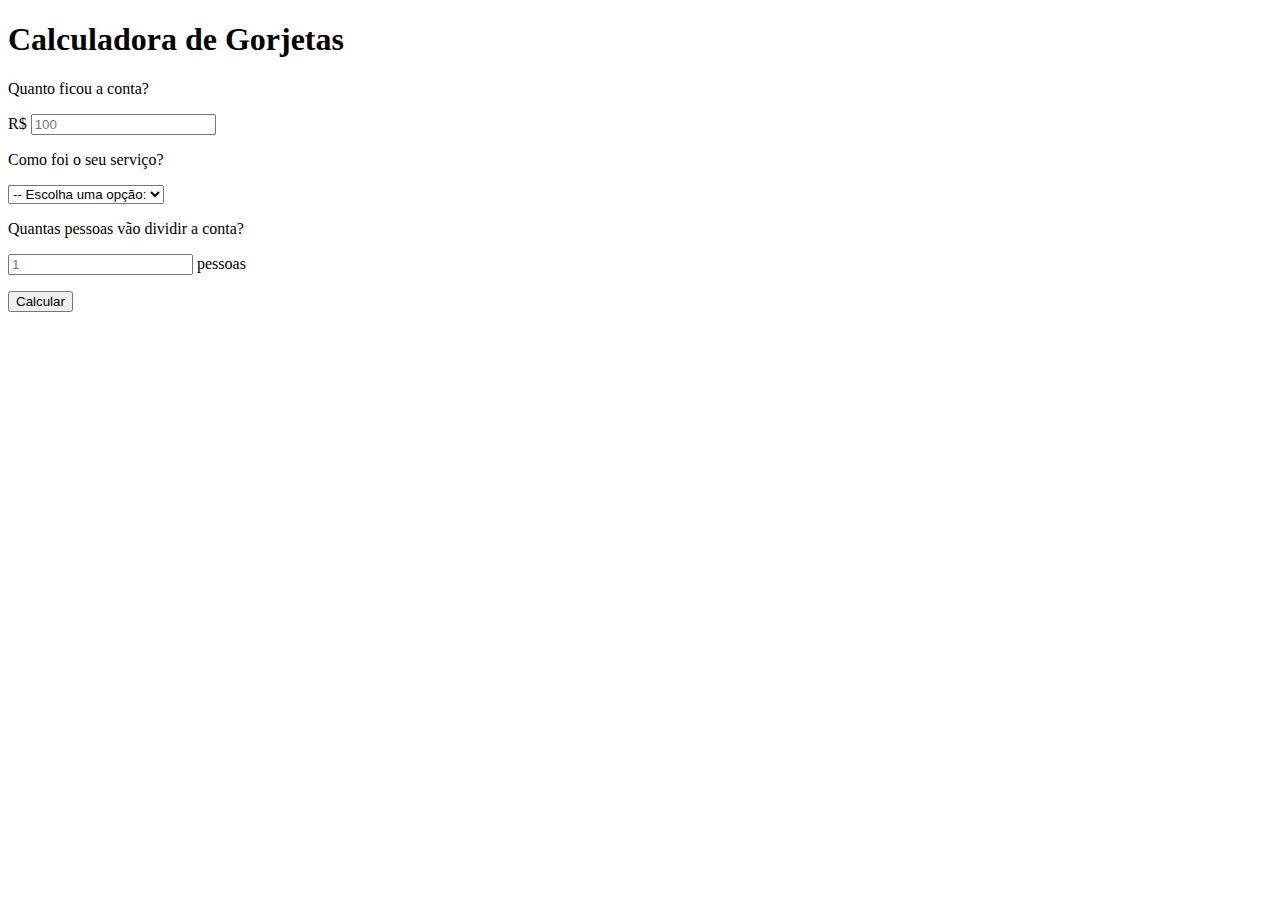
<file: Projeto Calculadora (básico)/index.html>
<!DOCTYPE html>
<html lang="pt-br">
<head>
    <meta name="Author" content="Lucas Santiago">
    <meta name="Description" content="Aprendendo a criar uma calculadora básica.">
    <meta name="Keywords" content="One Bit Code, Calculadora, Aprendizado, HTML">
    <meta charset="UTF-8">
    <meta http-equiv="X-UA-Compatible" content="IE=edge">
    <meta name="viewport" content="width=device-width, initial-scale=1.0">
    <title>calculadora de Gorjeta</title>
</head>
<body>
    <div>
        <h1>Calculadora de Gorjetas</h1>
    </div>
    <div>
        <form>
            <label for="bill">
                <p>Quanto ficou a conta?</p>
            </label>
            <p>
                R$ <input type="number" placeholder="100" name="bill" id="bill">
            </p>
            <label for="serviceQuality">
                <p>
                    Como foi o seu serviço?
                </p>
            </label>
            <select class="serviceQuality" id="serviceQuality">
                <option disabled selected value="0">-- Escolha uma opção:</option>
                <option value="0.3">30% - Incrível</option>
                <option value="0.2">20% - Bom</option>
                <option value="0.15">15% - Aceitável</option>
                <option value="0.1">10% - Ruim</option>
                <option value="0.5">0,5% - Péssimo</option>
            </select>
            <label for="people">
                <p>Quantas pessoas vão dividir a conta?</p>
            </label>
            <p>
                <input type="number" placeholder="1" name="people" id="people"> pessoas
            </p>
            <button type="submit">Calcular</button>
        </form>
    </div>
</body>
</html>
</file>
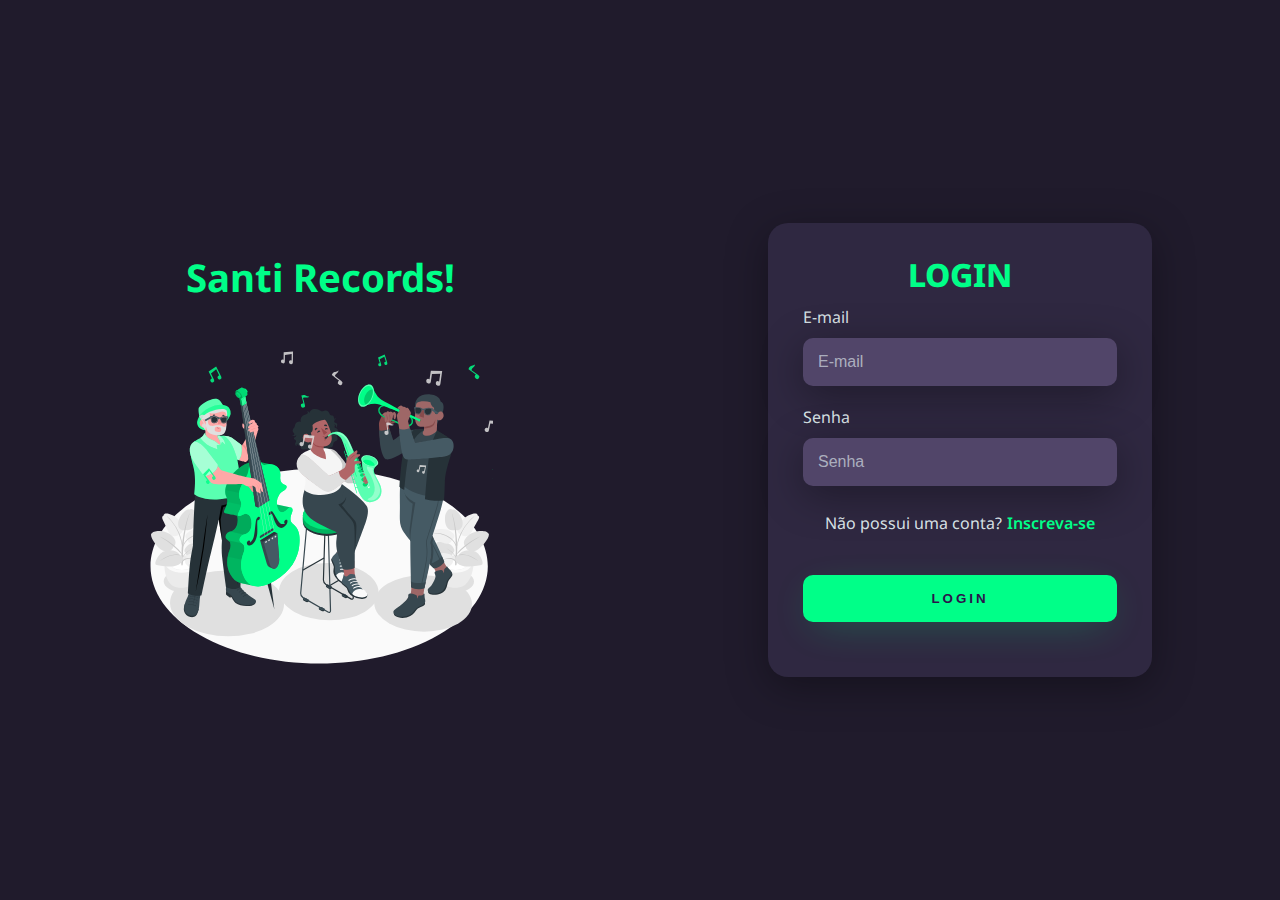
<file: Projeto Login/index.html>
<!DOCTYPE html>
<html lang="pt-br">
<head>
    <meta name="author" content="Lucas Santiago">
    <meta name="keywords" content="Login, UI/UX">
    <meta name="description" content="Olá. Seja bem vindo a nossa tela de login!">
    <meta charset="UTF-8">
    <meta http-equiv="X-UA-Compatible" content="IE=edge">
    <meta name="viewport" content="width=device-width, initial-scale=1.0">
    <link rel="stylesheet" href="style.css">
    <title>Tela de Login</title>
</head>
<body>
    <div class="main-login">
        <div class="left-login">
            <h1>Santi Records!</h1>
            <img src="music.svg" class="left-login-image" alt=".">
        </div>
        <div class="right-login">
            <div class="card-login">
                <h1>LOGIN</h1>
                <div class="textfield">
                    <label for="usuario">E-mail</label>
                    <input type="email" name="email" placeholder="E-mail">
            </div>
                <div class="textfield">
                    <label for="usuario">Senha</label>
                    <input type="password" name="senha" placeholder="Senha">
            </div>
            <div class="div">
                <div class="user-creation">
                    <p>Não possui uma conta?</p><a class="sign-in" href="#"> Inscreva-se</a>
                </div>
            </div>

            <button class="btn-login">Login</button>
            </div>
        </div>
    </div>
</body>
</html>
</file>
<file: Projeto Login/style.css>
@import url('https://fonts.googleapis.com/css2?family=Noto+Sans:wght@300;600&display=swap');

body{
    margin: 0;
    font-family: 'Noto Sans', sans-serif;
}

body *{
    box-sizing: border-box;
}

.main-login{
    width: 100vw;
    height: 100vh;
    background: #201b2c;
    display: flex;
    justify-content: center;
    align-items: center;
}

.left-login{
    width: 50vw;
    height: 50vh;
    display: flex;
    justify-content: center;
    align-items: center;
    flex-direction: column;
}

.left-login > h1{
    color: #00ff88;
    font-size: 3vw;
}

.left-login-image{
    width: 27vw;
}

.right-login{
    width: 50vw;
    height: 50vh;
    display: flex;
    justify-content: center;
    align-items: center;
}

.card-login{
    width: 60%;
    display: flex;
    justify-content: center;
    align-items: center;
    flex-direction: column;
    padding: 30px 35px;
    background: #2f2841;
    border-radius: 20px;
    box-shadow: 0px 10px 40px #00000056;
}

.card-login > h1{
    color: #0f8;
    font-weight: 800;
    margin: 0;
}

.textfield{
    width: 100%;
    display: flex;
    flex-direction: column;
    align-items: flex-start;
    justify-content: center;
    margin: 10px 0px;
}

.textfield > input{
    width: 100%;
    border: none;
    border-radius: 10px;
    padding: 15px;
    background: #514569;
    color: #f0ffffde;
    font-size: 12pt;
    box-shadow: 0px 10px 40px #00000056;
    outline: none;
    box-sizing: border-box;
}

.textfield > label{
    color: #f0ffffde;
    margin-bottom: 10px;
}

.textfield > input::placeholder{
    color: #f0ffff94;
}

.btn-login{
    width: 100%;
    padding: 16px 0px;
    margin: 25px;
    border: none;
    border-radius: 10px;
    outline: none;
    text-transform: uppercase;
    font-weight: 800;
    letter-spacing: 3px;
    color: #2b134b;
    background: #00ff88;
    cursor: pointer;
    box-shadow: 0px 10px 40px -12px #00ff8052;
}

.sign-in{
    color: #00ff88;
    font-weight: 600;
    text-transform: none;
    text-decoration: none;
    margin-left: 5px;
}

.user-creation{
    display: flex;
    align-items: center;
    color: #f0ffffde;
}

@media only screen and (max-width: 950px){
    .card-login{
        width: 85%;
    }
}

@media only screen and (max-width: 600px){
    .main-login{
        flex-direction: column;
    }

    .left-login > h1{
        display: none;
    }

    .left-login{
        width: 100%;
        height: auto;
    }

    .right-login{
        width: 100%;
        height: auto;
    }

    .left-login-image{
        width: 50vw;
    }

    .card-login{
        width: 90%;
    }
}
</file>
